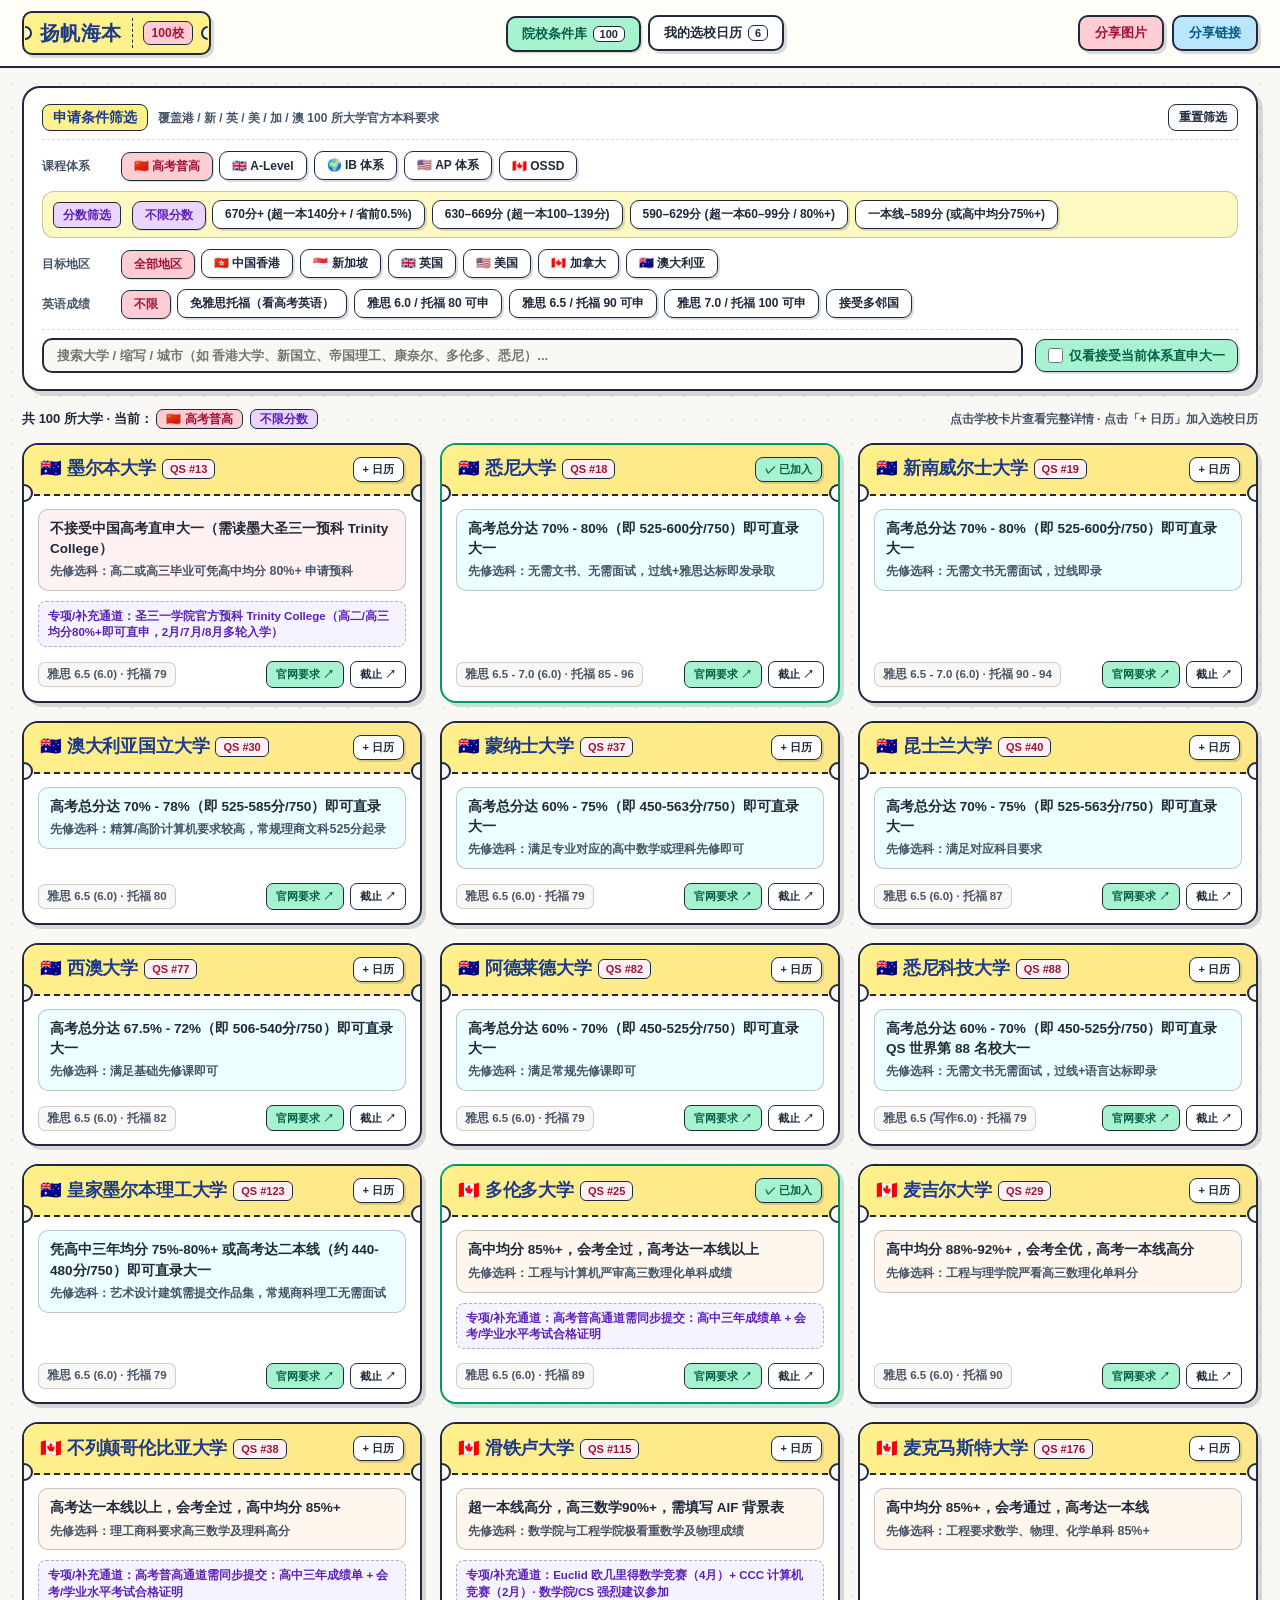
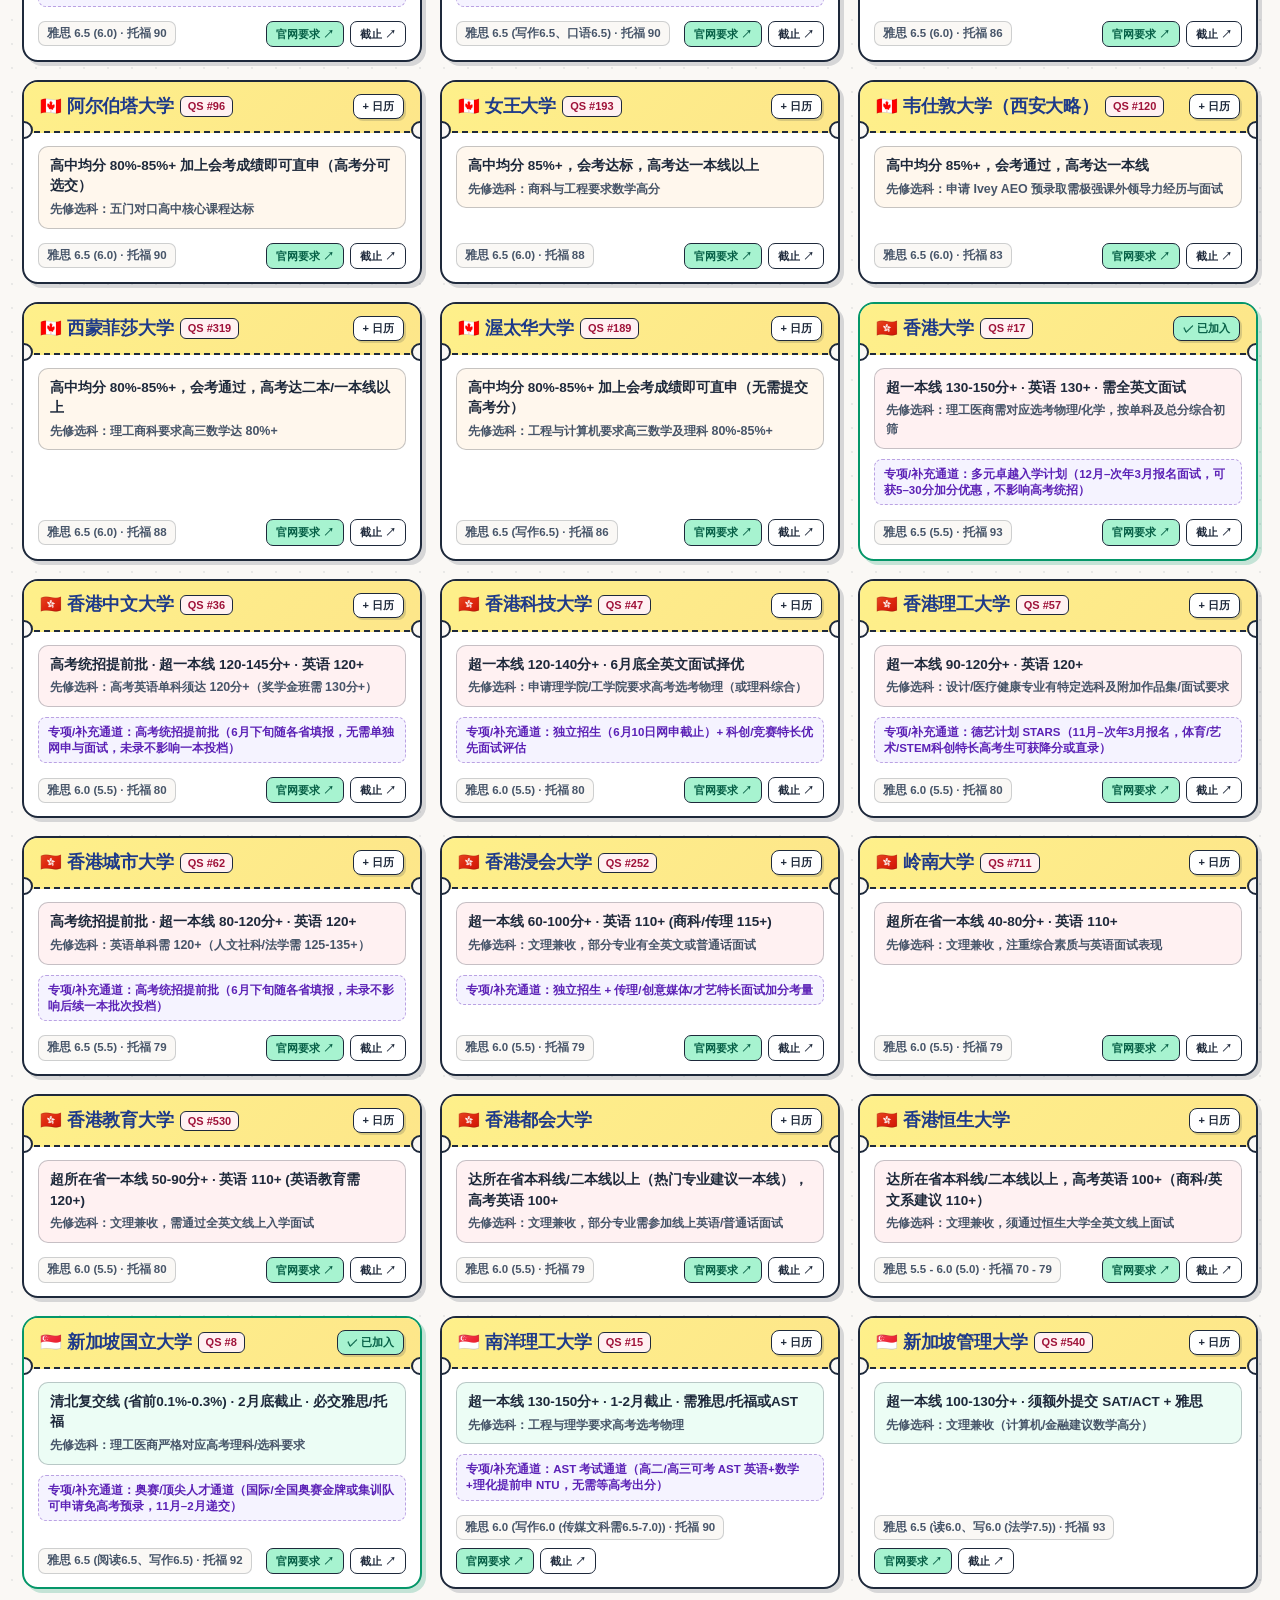
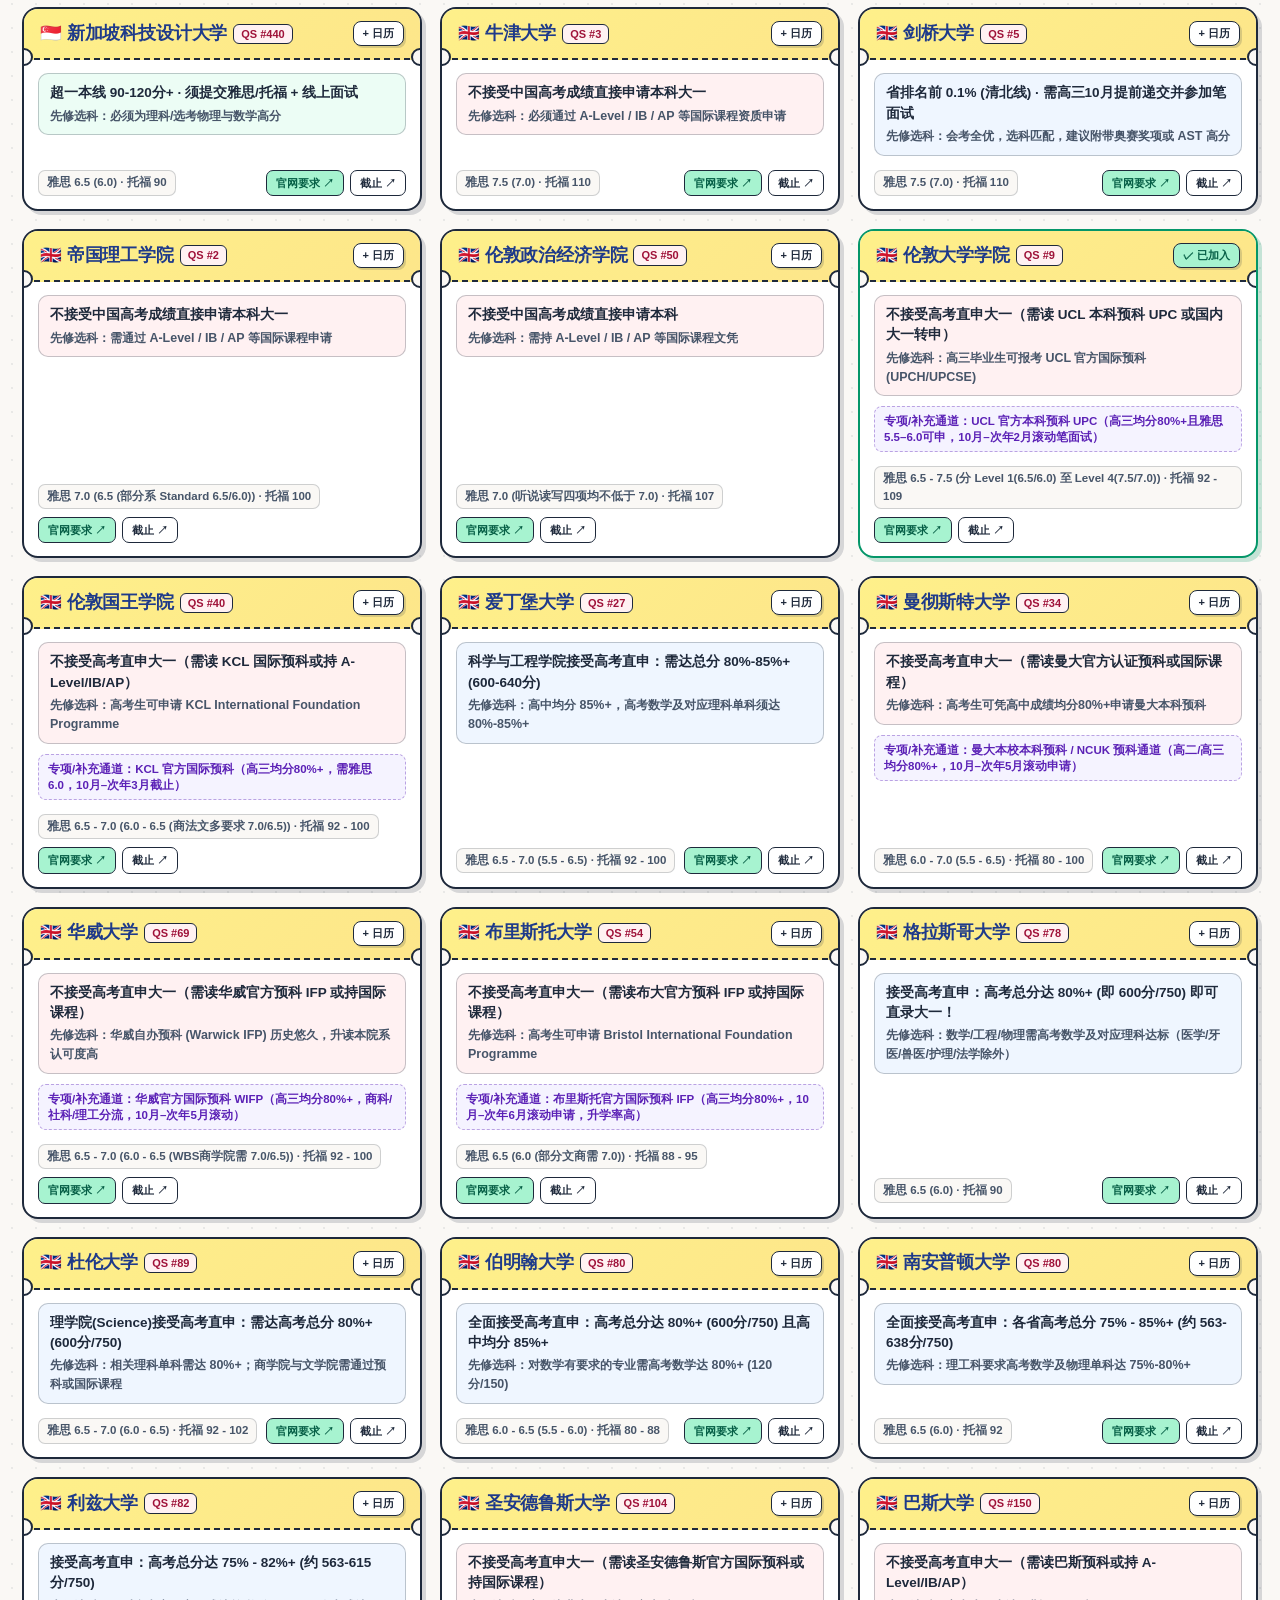
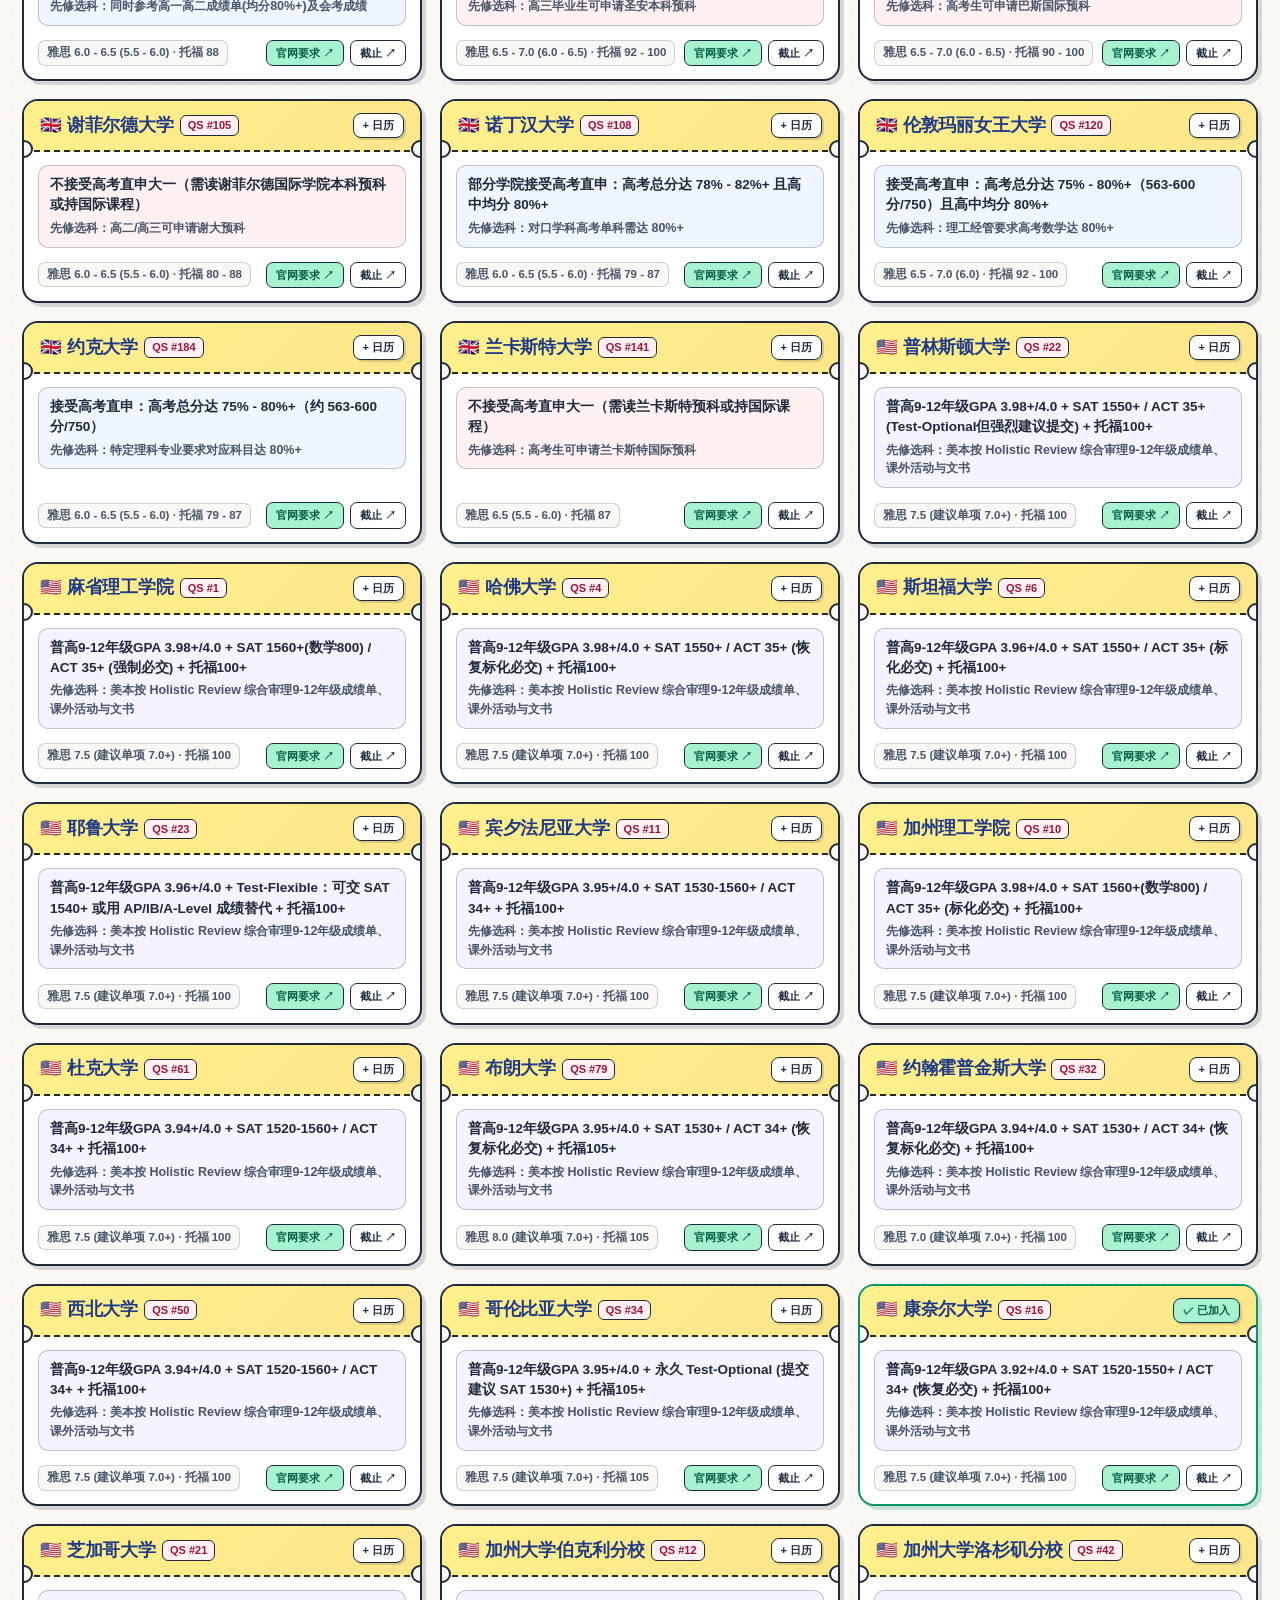
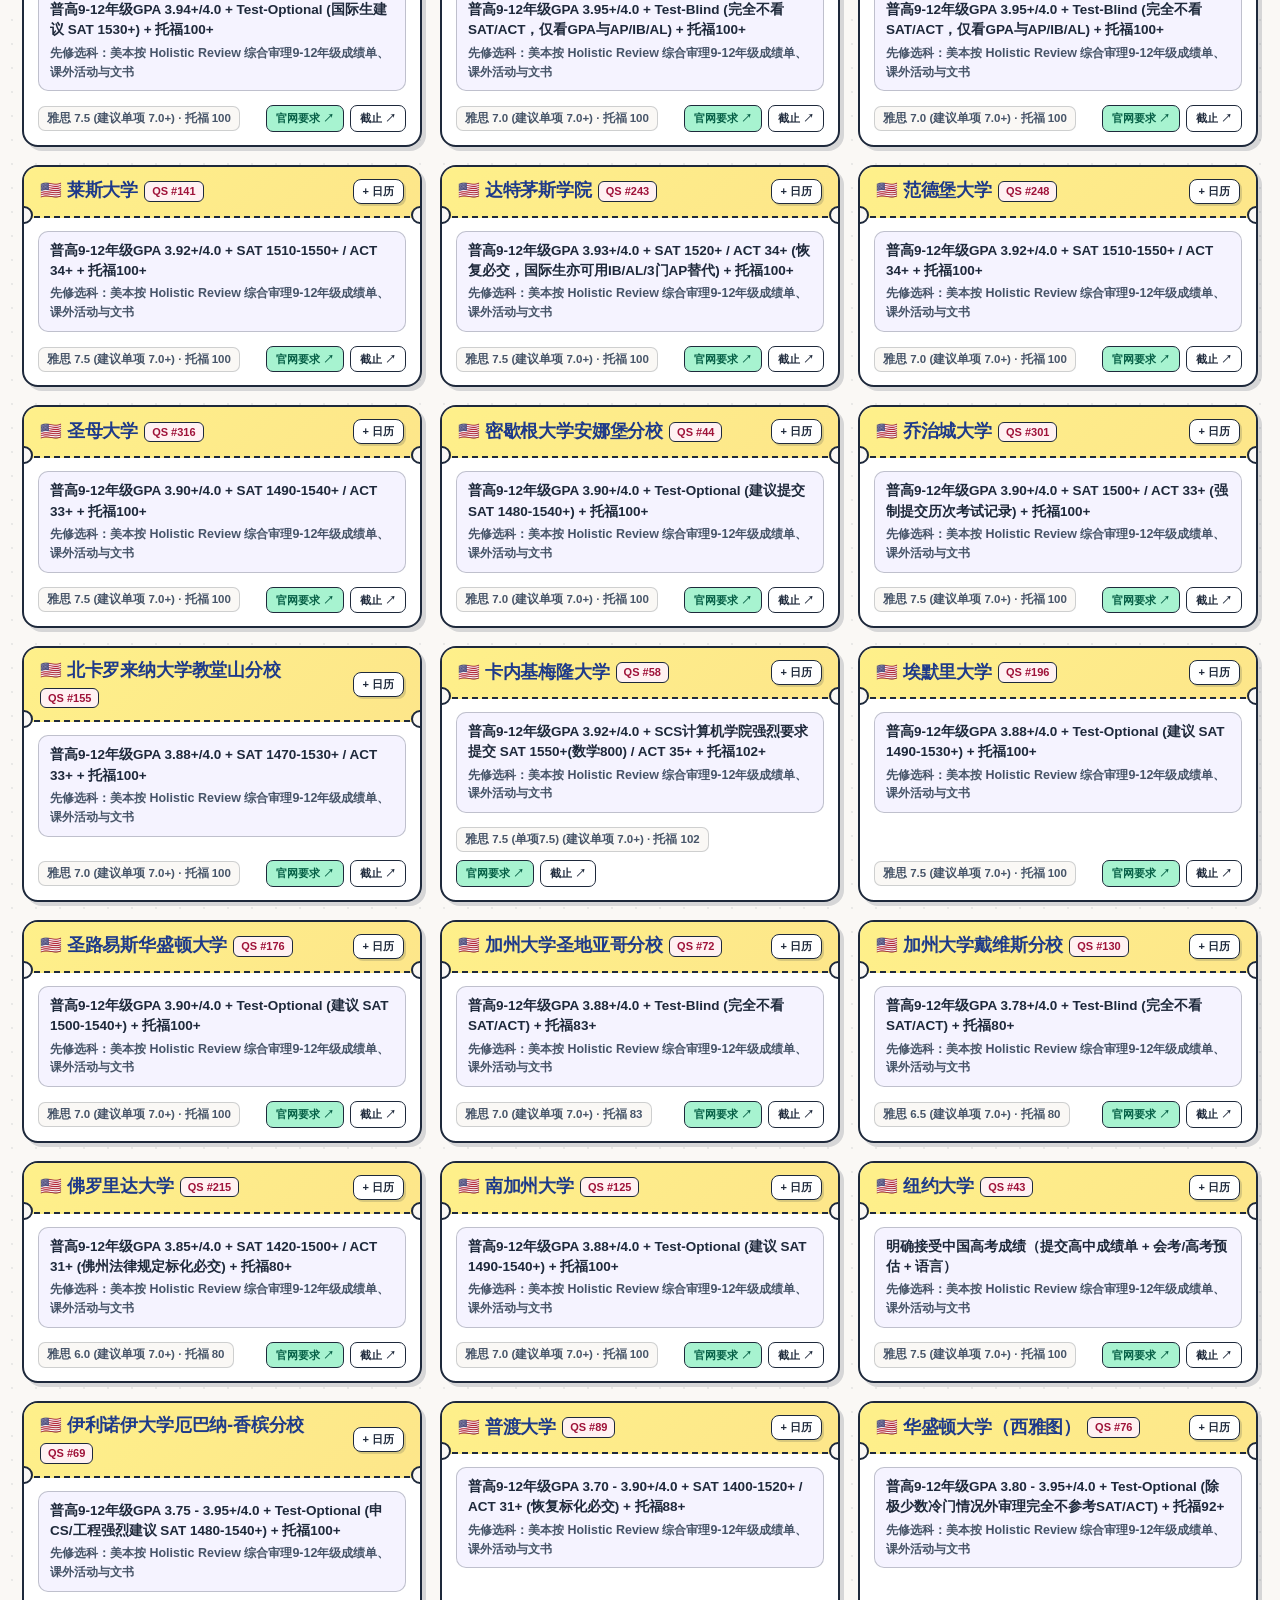
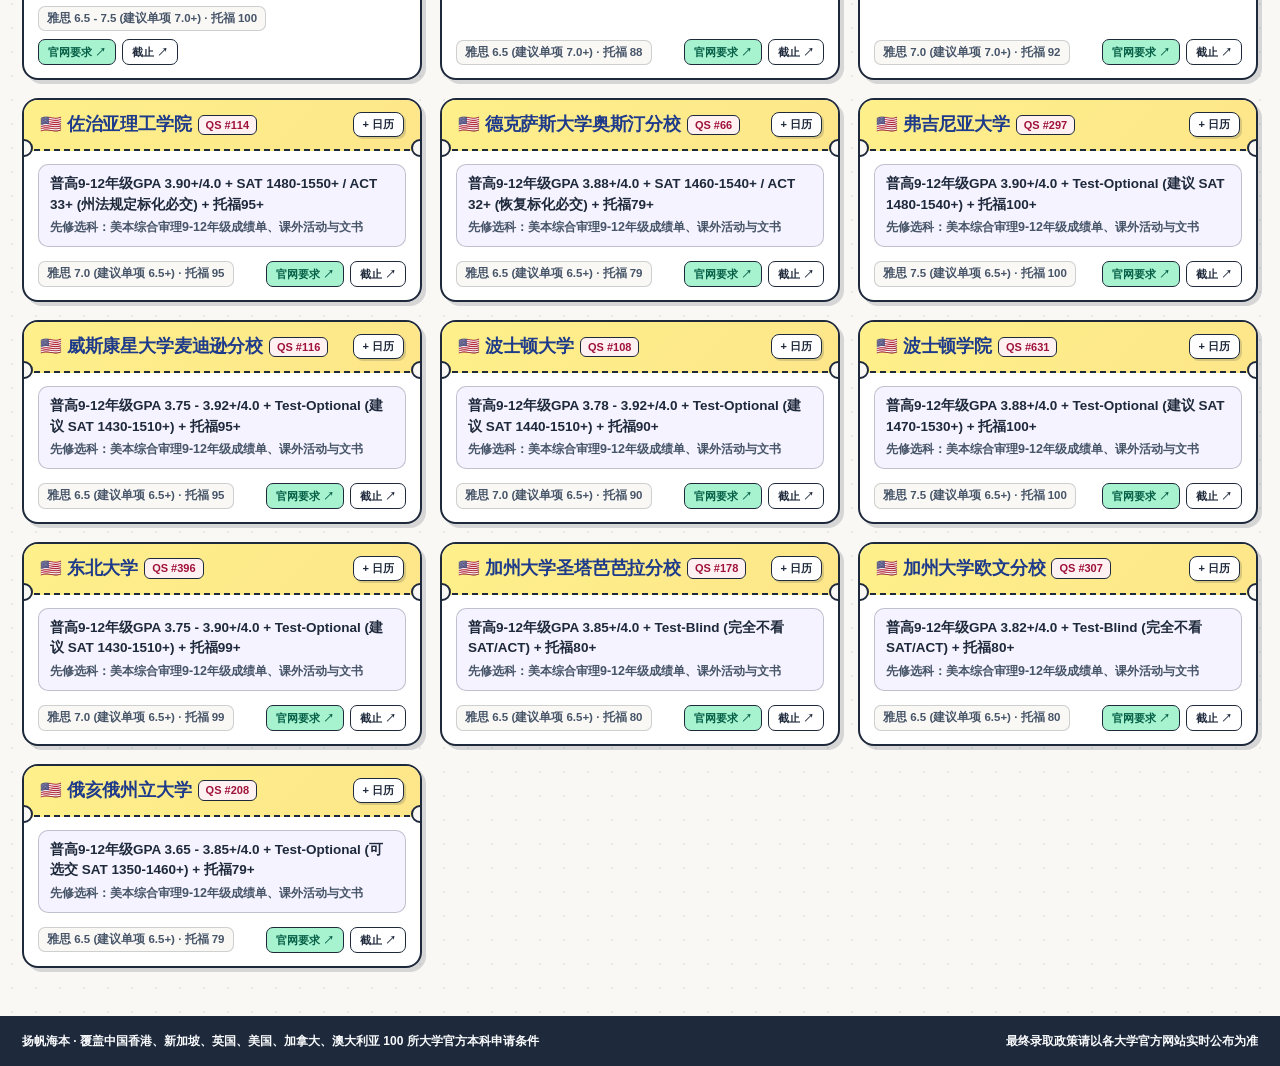
<file: index.html>
<!DOCTYPE html>
<html lang="zh-CN">
<head>
  <meta charset="UTF-8" />
  <meta name="viewport" content="width=device-width, initial-scale=1.0, maximum-scale=5.0, viewport-fit=cover" />
  <meta name="apple-mobile-web-app-capable" content="yes" />
  <meta name="mobile-web-app-capable" content="yes" />
  <meta name="apple-mobile-web-app-title" content="扬帆海本" />
  <title>扬帆海本 — 海外本科申请条件查询与选校日历</title>
  <link rel="stylesheet" href="./styles.css?v=20261118" />
</head>
<body>
  <header class="site-header">
    <div class="header-inner">
      <div id="brandHomeTrigger" class="brand-group" title="返回首页">
        <div class="brand-sticker">
          <span class="brand-title">扬帆海本</span>
          <span class="brand-count-pill" id="totalUniBadge">100校</span>
        </div>
      </div>

      <nav class="nav-segmented" aria-label="主导航">
        <button id="navBtnDirectory" class="nav-seg-btn active" type="button">
          <span>院校条件库</span>
          <span id="visibleCountNav" class="nav-count">100</span>
        </button>
        <button id="navBtnCalendar" class="nav-seg-btn" type="button">
          <span>我的选校日历</span>
          <span id="shortlistCountBadge" class="badge-count">0</span>
        </button>
      </nav>

      <div class="header-actions">
        <button id="btnShareImageTop" class="btn btn-poster" type="button">分享图片</button>
        <button id="btnShareLinkTop" class="btn btn-share-link" type="button">分享链接</button>
      </div>
    </div>
  </header>

  <main class="main-container">
    <!-- 柔和多巴胺筛选面板 -->
    <section id="globalFilterConsole" class="control-console" aria-label="筛选条件">
      <div class="console-header-row">
        <div class="console-title-group">
          <span class="console-section-title">申请条件筛选</span>
          <span class="console-update-badge">覆盖港 / 新 / 英 / 美 / 加 / 澳 100 所大学官方本科要求</span>
        </div>
        <button id="btnClearFilters" class="btn-clear-filters" type="button">重置筛选</button>
      </div>

      <!-- 第 1 栏：课程体系 -->
      <div class="console-row">
        <div class="console-label">课程体系</div>
        <div id="trackPillsContainer" class="pills-wrap">
          <button class="pill-btn active" data-track="gaokao" type="button">🇨🇳 高考普高</button>
          <button class="pill-btn" data-track="alevel" type="button">🇬🇧 A-Level</button>
          <button class="pill-btn" data-track="ib" type="button">🌍 IB 体系</button>
          <button class="pill-btn" data-track="ap" type="button">🇺🇸 AP 体系</button>
          <button class="pill-btn" data-track="ossd" type="button">🇨🇦 OSSD</button>
        </div>
      </div>

      <!-- 第 2 栏：分数筛选（随课程体系自动切换） -->
      <div class="console-row score-filter-row">
        <div class="console-label score-label-badge">分数筛选</div>
        <div id="scorePillsContainer" class="pills-wrap"></div>
      </div>

      <!-- 第 3 栏：目标地区 -->
      <div class="console-row">
        <div class="console-label">目标地区</div>
        <div id="regionPillsContainer" class="pills-wrap">
          <button class="pill-btn active" data-region="ALL" type="button">全部地区</button>
          <button class="pill-btn" data-region="HK" type="button">🇭🇰 中国香港</button>
          <button class="pill-btn" data-region="SG" type="button">🇸🇬 新加坡</button>
          <button class="pill-btn" data-region="UK" type="button">🇬🇧 英国</button>
          <button class="pill-btn" data-region="US" type="button">🇺🇸 美国</button>
          <button class="pill-btn" data-region="CA" type="button">🇨🇦 加拿大</button>
          <button class="pill-btn" data-region="AU" type="button">🇦🇺 澳大利亚</button>
        </div>
      </div>

      <!-- 第 4 栏：英语成绩 -->
      <div class="console-row">
        <div class="console-label">英语成绩</div>
        <div id="langPillsContainer" class="pills-wrap">
          <button class="pill-btn active" data-lang="ALL" type="button">不限</button>
          <button class="pill-btn" data-lang="GAOKAO_ENG" type="button">免雅思托福（看高考英语）</button>
          <button class="pill-btn" data-lang="IELTS_60" type="button">雅思 6.0 / 托福 80 可申</button>
          <button class="pill-btn" data-lang="IELTS_65" type="button">雅思 6.5 / 托福 90 可申</button>
          <button class="pill-btn" data-lang="IELTS_70" type="button">雅思 7.0 / 托福 100 可申</button>
          <button class="pill-btn" data-lang="DET" type="button">接受多邻国</button>
        </div>
      </div>

      <!-- 搜索与直录开关 -->
      <div class="filter-bar">
        <div class="search-box">
          <input
            id="searchInput"
            class="search-input"
            type="search"
            placeholder="搜索大学 / 缩写 / 城市（如 香港大学、新国立、帝国理工、康奈尔、多伦多、悉尼）..."
          />
        </div>

        <div class="filter-toggles">
          <label class="checkbox-label">
            <input id="chkAcceptedOnly" type="checkbox" />
            <span>仅看接受当前体系直申大一</span>
          </label>
        </div>
      </div>
    </section>

    <!-- 视图 1：院校条件库 -->
    <section id="directoryViewSection">
      <div class="status-summary-bar">
        <div>
          共 <strong id="visibleUniCount">100</strong> 所大学 · 当前：
          <span id="activeTrackLabel" class="active-track-indicator">🇨🇳 高考普高</span>
          <span id="activeScoreLabel" class="active-score-indicator">不限分数</span>
        </div>
        <div class="summary-hint">点击学校卡片查看完整详情 · 点击「+ 日历」加入选校日历</div>
      </div>

      <div id="uniCardsGrid" class="uni-grid"></div>
    </section>

    <!-- 视图 2：单校详情页 -->
    <section id="detailViewSection" class="detail-view-workspace hidden">
      <div id="detailPageContent"></div>
    </section>

    <!-- 视图 3：12个月完整选校日历 -->
    <section id="timelineViewSection" class="timeline-workspace hidden">
      <div class="calendar-sheet-container">
        <div class="calendar-header-banner">
          <div class="calendar-banner-top">
            <div>
              <div class="calendar-title-row">
                <h2 class="calendar-main-title">2026–2027 申请季选校日历</h2>
                <span id="calendarTrackPill" class="calendar-track-tag">🇨🇳 高考普高</span>
              </div>
              <p class="calendar-sub-desc">
                涵盖当年 8 月至次年 7 月完整申请周期，点击学校标签可查看详情，点击右上角可导出日历图片。
              </p>
            </div>

            <div class="calendar-actions-group no-print">
              <button id="btnShareImageMain" class="btn btn-poster" type="button">分享图片</button>
              <button id="btnLoadSamplePreset" class="btn btn-subtle-light" type="button">载入示范组合</button>
              <button id="btnClearShortlist" class="btn btn-subtle-danger" type="button">清空日历</button>
            </div>
          </div>

          <div id="shortlistChipsContainer" class="shortlist-pills-row"></div>
        </div>

        <div id="calendarMonthsGrid" class="calendar-months-grid"></div>

        <div id="conflictAlertsContainer" class="conflict-alerts-box">
          <div class="conflict-title">跨国联申时间与策略提示</div>
          <ul id="conflictAlertsList" class="conflict-list"></ul>
        </div>
      </div>
    </section>
  </main>

  <footer class="site-footer">
    <div class="footer-inner">
      <span>扬帆海本 · 覆盖中国香港、新加坡、英国、美国、加拿大、澳大利亚 100 所大学官方本科申请条件</span>
      <span>最终录取政策请以各大学官方网站实时公布为准</span>
    </div>
  </footer>

  <!-- 通用弹窗（用于「分享图片」或「分享链接」） -->
  <div id="detailModalBackdrop" class="modal-backdrop hidden" role="dialog" aria-modal="true">
    <div class="modal-content">
      <div class="modal-header">
        <h2 id="modalTitle" class="modal-title-text">分享图片</h2>
        <button id="btnCloseModal" class="modal-close" type="button">关闭 ✕</button>
      </div>
      <div id="modalBody"></div>
    </div>
  </div>

  <div id="toastNotification" class="toast-notification hidden"></div>

  <script src="./universities-data.js?v=20261118"></script>
  <script src="./qr-mini.js?v=20261118"></script>
  <script src="./app.js?v=20261118"></script>
</body>
</html>
</file>
<file: styles.css>
:root {
  --bg-canvas: #FAF8F5;
  --ink: #1E293B;
  --ink-secondary: #475569;
  --soft-yellow: #FEF08A;
  --soft-yellow-warm: #FDE68A;
  --soft-yellow-tint: #FEF9C3;
  --indigo-clash: #1E3A8A;
  --soft-pink: #FECDD3;
  --pink-ink: #9F1239;
  --soft-mint: #A7F3D0;
  --mint-ink: #065F46;
  --soft-sky: #BAE6FD;
  --sky-ink: #075985;
  --soft-lavender: #E9D5FF;
  --lavender-ink: #5B21B6;
  --card-bg: #FFFFFF;
  --shadow-color: rgba(30, 41, 59, 0.16);
  --shadow-hover: rgba(30, 41, 59, 0.25);
}

* {
  box-sizing: border-box;
  margin: 0;
  padding: 0;
}

body {
  background-color: var(--bg-canvas);
  background-image: radial-gradient(rgba(30, 41, 59, 0.08) 1px, transparent 1px);
  background-size: 24px 24px;
  color: var(--ink);
  font-family: -apple-system, BlinkMacSystemFont, "PingFang SC", "Hiragino Sans GB", "Microsoft YaHei", sans-serif;
  line-height: 1.5;
  min-height: 100vh;
  display: flex;
  flex-direction: column;
  -webkit-font-smoothing: antialiased;
}

.hidden {
  display: none !important;
}

/* ==========================================
   顶部柔和多巴胺导航栏（舒适耐看）
========================================== */
.site-header {
  background: rgba(255, 253, 247, 0.94);
  backdrop-filter: blur(12px);
  border-bottom: 2px solid var(--ink);
  position: sticky;
  top: 0;
  z-index: 120;
}

.header-inner {
  max-width: 1360px;
  margin: 0 auto;
  padding: 11px 22px;
  display: flex;
  justify-content: space-between;
  align-items: center;
  gap: 14px;
  flex-wrap: wrap;
}

.brand-group {
  cursor: pointer;
  user-select: none;
}

.brand-sticker {
  position: relative;
  background: var(--soft-yellow);
  border: 2px solid var(--ink);
  box-shadow: 3px 3px 0 var(--shadow-color);
  padding: 5px 16px;
  border-radius: 10px;
  display: inline-flex;
  align-items: center;
  gap: 10px;
  transition: transform 0.14s ease, box-shadow 0.14s ease;
}

/* 顶部品牌船票左右半圆打孔缺口 */
.brand-sticker::before,
.brand-sticker::after {
  content: "";
  position: absolute;
  top: 50%;
  width: 10px;
  height: 10px;
  background: #FFFDF7;
  border: 2px solid var(--ink);
  border-radius: 50%;
  transform: translateY(-50%);
  pointer-events: none;
}

.brand-sticker::before {
  left: -6px;
  clip-path: polygon(50% 0, 100% 0, 100% 100%, 50% 100%);
}

.brand-sticker::after {
  right: -6px;
  clip-path: polygon(0 0, 50% 0, 50% 100%, 0 100%);
}

.brand-sticker:hover {
  transform: translate(-1.5px, -1.5px);
  box-shadow: 4.5px 4.5px 0 var(--shadow-hover);
}

.brand-title {
  font-size: 20px;
  font-weight: 900;
  color: var(--indigo-clash);
  letter-spacing: 0.02em;
  padding-right: 10px;
  border-right: 1.5px dashed var(--ink);
}

.brand-count-pill {
  background: var(--soft-pink);
  color: var(--pink-ink);
  font-size: 12px;
  font-weight: 800;
  padding: 2px 8px;
  border-radius: 7px;
  border: 1.5px solid var(--ink);
}

/* 主视图切换器 */
.nav-segmented {
  display: inline-flex;
  gap: 8px;
}

.nav-seg-btn {
  cursor: pointer;
  border: 2px solid var(--ink);
  background: #FFFFFF;
  color: var(--ink);
  font-size: 13px;
  font-weight: 800;
  padding: 7px 14px;
  border-radius: 10px;
  box-shadow: 3px 3px 0 var(--shadow-color);
  display: inline-flex;
  align-items: center;
  gap: 6px;
  transition: transform 0.12s ease, box-shadow 0.12s ease, background 0.12s ease;
}

.nav-seg-btn:hover {
  transform: translate(-1.5px, -1.5px);
  box-shadow: 4.5px 4.5px 0 var(--shadow-hover);
}

.nav-seg-btn.active {
  background: var(--soft-mint);
  color: var(--mint-ink);
  transform: translate(1px, 1px);
  box-shadow: 1.5px 1.5px 0 var(--shadow-color);
}

.nav-count,
.badge-count {
  font-size: 11px;
  font-weight: 800;
  padding: 1px 6px;
  border-radius: 6px;
  border: 1.5px solid var(--ink);
  background: #FFFFFF;
  color: var(--ink);
}

.header-actions {
  display: flex;
  align-items: center;
  gap: 8px;
  flex-wrap: wrap;
}

.btn {
  cursor: pointer;
  border: 2px solid var(--ink);
  font-size: 13px;
  font-weight: 800;
  padding: 7px 15px;
  border-radius: 10px;
  box-shadow: 3px 3px 0 var(--shadow-color);
  transition: transform 0.12s ease, box-shadow 0.12s ease;
  text-decoration: none;
  display: inline-flex;
  align-items: center;
  justify-content: center;
  gap: 5px;
}

.btn:hover {
  transform: translate(-1.5px, -1.5px);
  box-shadow: 4.5px 4.5px 0 var(--shadow-hover);
}

.btn:active {
  transform: translate(1px, 1px);
  box-shadow: 1.5px 1.5px 0 var(--shadow-color);
}

.btn-poster {
  background: var(--soft-pink);
  color: var(--pink-ink);
}

.btn-share-link {
  background: var(--soft-sky);
  color: var(--sky-ink);
}

.btn-subtle-light {
  background: #FFFFFF;
  color: var(--ink);
}

.btn-subtle-danger {
  background: #FFE4E6;
  color: #BE123C;
}

/* ==========================================
   主容器与柔和多巴胺筛选面板
========================================== */
.main-container {
  max-width: 1360px;
  width: 100%;
  margin: 0 auto;
  padding: 18px 22px 48px;
  flex: 1;
}

.control-console {
  background: #FFFFFF;
  border: 2px solid var(--ink);
  border-radius: 18px;
  box-shadow: 5px 5px 0 var(--shadow-color);
  padding: 16px 18px;
  margin-bottom: 18px;
  display: flex;
  flex-direction: column;
  gap: 11px;
}

.console-header-row {
  display: flex;
  justify-content: space-between;
  align-items: center;
  padding-bottom: 8px;
  border-bottom: 1.5px dashed rgba(30, 41, 59, 0.16);
  flex-wrap: wrap;
  gap: 8px;
}

.console-title-group {
  display: flex;
  align-items: center;
  gap: 10px;
  flex-wrap: wrap;
}

.console-section-title {
  font-size: 14px;
  font-weight: 900;
  background: var(--soft-yellow);
  color: var(--indigo-clash);
  border: 1.5px solid var(--ink);
  padding: 2px 10px;
  border-radius: 8px;
}

.console-update-badge {
  font-size: 12px;
  font-weight: 700;
  color: var(--ink-secondary);
}

.btn-clear-filters {
  cursor: pointer;
  border: 1.5px solid var(--ink);
  background: #F8FAFC;
  color: var(--ink);
  font-size: 12px;
  font-weight: 800;
  padding: 4px 10px;
  border-radius: 8px;
}

.console-row {
  display: flex;
  align-items: flex-start;
  gap: 10px;
}

@media (max-width: 720px) {
  .console-row {
    flex-direction: column;
    gap: 6px;
  }
}

.console-label {
  font-size: 12px;
  font-weight: 800;
  color: var(--ink-secondary);
  min-width: 68px;
  padding-top: 6px;
}

/* 分数筛选行（柔和淡奶油底色） */
.score-filter-row {
  background: var(--soft-yellow-tint);
  border: 1.5px solid rgba(30, 41, 59, 0.25);
  border-radius: 12px;
  padding: 8px 10px;
}

.score-label-badge {
  background: var(--soft-lavender);
  color: var(--lavender-ink);
  border: 1.5px solid var(--ink);
  padding: 3px 8px !important;
  border-radius: 6px;
  text-align: center;
  min-width: 68px;
  align-self: center;
}

.pills-wrap {
  display: flex;
  flex-wrap: wrap;
  gap: 7px;
  flex: 1;
}

.pill-btn {
  cursor: pointer;
  border: 1.5px solid var(--ink);
  background: #FFFFFF;
  color: var(--ink);
  font-size: 12px;
  font-weight: 800;
  padding: 5px 12px;
  border-radius: 9px;
  box-shadow: 2px 2px 0 var(--shadow-color);
  transition: transform 0.12s ease, box-shadow 0.12s ease, background 0.12s ease;
}

.pill-btn:hover {
  transform: translate(-1px, -1px);
  box-shadow: 3px 3px 0 var(--shadow-hover);
}

.pill-btn.active {
  background: var(--soft-pink);
  color: var(--pink-ink);
  transform: translate(1px, 1px);
  box-shadow: 1px 1px 0 var(--shadow-color);
}

.score-filter-row .pill-btn.active {
  background: var(--soft-lavender);
  color: var(--lavender-ink);
}

.filter-bar {
  display: flex;
  justify-content: space-between;
  align-items: center;
  gap: 12px;
  padding-top: 8px;
  border-top: 1.5px dashed rgba(30, 41, 59, 0.16);
  flex-wrap: wrap;
}

.search-box {
  flex: 1;
  min-width: 240px;
}

.search-input {
  width: 100%;
  border: 2px solid var(--ink);
  background: var(--bg-canvas);
  color: var(--ink);
  padding: 8px 13px;
  border-radius: 10px;
  font-size: 13px;
  font-weight: 700;
  outline: none;
}

.search-input:focus {
  background: #FFFFFF;
  border-color: var(--indigo-clash);
}

.checkbox-label {
  cursor: pointer;
  display: inline-flex;
  align-items: center;
  gap: 6px;
  font-size: 13px;
  font-weight: 800;
  background: var(--soft-mint);
  color: var(--mint-ink);
  border: 1.5px solid var(--ink);
  padding: 6px 12px;
  border-radius: 10px;
  box-shadow: 2px 2px 0 var(--shadow-color);
  user-select: none;
}

.checkbox-label input {
  width: 15px;
  height: 15px;
  accent-color: var(--indigo-clash);
}

/* ==========================================
   状态摘要与柔和多巴胺学校卡片网格
========================================== */
.status-summary-bar {
  display: flex;
  justify-content: space-between;
  align-items: center;
  margin-bottom: 14px;
  font-size: 13px;
  font-weight: 800;
  flex-wrap: wrap;
  gap: 8px;
}

.active-track-indicator {
  background: var(--soft-pink);
  color: var(--pink-ink);
  padding: 2px 9px;
  border-radius: 7px;
  border: 1.5px solid var(--ink);
  font-size: 12px;
  font-weight: 800;
}

.active-score-indicator {
  background: var(--soft-lavender);
  color: var(--lavender-ink);
  padding: 2px 9px;
  border-radius: 7px;
  border: 1.5px solid var(--ink);
  font-size: 12px;
  font-weight: 800;
  margin-left: 4px;
}

.summary-hint {
  font-size: 12px;
  color: var(--ink-secondary);
}

.uni-grid {
  display: grid;
  grid-template-columns: repeat(auto-fill, minmax(310px, 1fr));
  gap: 18px;
}

/* 学校卡片：核心船票造型（顶部主票头 + 两侧半圆打孔缺口 + 撕裂虚线 + 保留悬浮抬升效果） */
.uni-card {
  position: relative;
  background: #FFFFFF;
  border: 2px solid var(--ink);
  border-radius: 16px;
  box-shadow: 4px 4px 0 var(--shadow-color);
  overflow: hidden;
  display: flex;
  flex-direction: column;
  cursor: pointer;
  transition: transform 0.16s cubic-bezier(0.16, 1, 0.3, 1), box-shadow 0.16s ease;
}

.uni-card:hover {
  transform: translate(-3.5px, -3.5px);
  box-shadow: 8px 8px 0 var(--shadow-hover);
}

.uni-card.in-shortlist {
  border-color: #059669;
  box-shadow: 4px 4px 0 rgba(5, 150, 105, 0.22);
}

/* 1. 柔和奶酪黄船票顶栏 + 齿孔虚线分割 + 两侧船票半圆缺口 */
.card-top-row {
  position: relative;
  background: linear-gradient(135deg, var(--soft-yellow) 0%, var(--soft-yellow-warm) 100%);
  border-bottom: 2px dashed var(--ink);
  padding: 12px 16px;
  display: flex;
  justify-content: space-between;
  align-items: center;
  gap: 8px;
}

.card-top-row::before,
.card-top-row::after {
  content: "";
  position: absolute;
  bottom: -8px;
  width: 14px;
  height: 14px;
  background: var(--bg-canvas);
  border: 2px solid var(--ink);
  border-radius: 50%;
  z-index: 2;
  pointer-events: none;
}

.card-top-row::before {
  left: -9px;
}

.card-top-row::after {
  right: -9px;
}

.uni-name-wrap {
  display: flex;
  align-items: center;
  gap: 6px;
  flex-wrap: wrap;
  min-width: 0;
}

.uni-name-zh {
  font-size: 17.5px;
  font-weight: 900;
  color: var(--indigo-clash);
  letter-spacing: -0.01em;
  display: inline-flex;
  align-items: center;
  gap: 5px;
  line-height: 1.25;
}

.uni-rank-sticker {
  font-size: 11px;
  font-weight: 800;
  background: #FFF1F2;
  color: var(--pink-ink);
  border: 1.5px solid var(--ink);
  padding: 1px 7px;
  border-radius: 6px;
  white-space: nowrap;
}

.btn-shortlist-mini {
  cursor: pointer;
  border: 1.5px solid var(--ink);
  background: #FFFFFF;
  color: var(--ink);
  font-size: 11px;
  font-weight: 800;
  padding: 4px 9px;
  border-radius: 8px;
  box-shadow: 2px 2px 0 var(--shadow-color);
  white-space: nowrap;
  flex-shrink: 0;
  transition: transform 0.12s;
}

.btn-shortlist-mini:hover {
  transform: translate(-1px, -1px);
}

.btn-shortlist-mini.added {
  background: var(--soft-mint);
  color: var(--mint-ink);
}

/* 2. 卡片内容区 */
.card-body-inner {
  padding: 13px 14px;
  display: flex;
  flex-direction: column;
  gap: 10px;
  flex: 1;
}

.card-req-line {
  background: #F0F9FF;
  border: 1.5px solid rgba(30, 41, 59, 0.25);
  border-radius: 10px;
  padding: 9px 11px;
  font-size: 13.5px;
}

.card-req-line.not-accepted {
  background: #FFF1F2;
}

.card-special-channel {
  font-size: 11.5px;
  font-weight: 700;
  color: #5B21B6;
  background: #F5F3FF;
  border: 1.5px dashed rgba(91, 33, 182, 0.38);
  border-radius: 8px;
  padding: 6px 9px;
  line-height: 1.4;
}

.detail-special-channel-box {
  margin-top: 10px;
  font-size: 13px;
  font-weight: 700;
  color: #5B21B6;
  background: #F5F3FF;
  border: 1.5px solid rgba(91, 33, 182, 0.45);
  border-radius: 10px;
  padding: 10px 13px;
}

.card-bottom-row {
  display: flex;
  justify-content: space-between;
  align-items: center;
  gap: 8px;
  margin-top: auto;
  padding-top: 4px;
  flex-wrap: wrap;
}

.card-lang-text {
  font-size: 11.5px;
  font-weight: 700;
  color: var(--ink-secondary);
  background: var(--bg-canvas);
  border: 1.5px solid rgba(30, 41, 59, 0.2);
  padding: 3px 8px;
  border-radius: 7px;
}

.card-links-group {
  display: flex;
  gap: 6px;
}

.card-direct-link {
  text-decoration: none;
  font-size: 11px;
  font-weight: 800;
  padding: 4px 9px;
  border-radius: 7px;
  border: 1.5px solid var(--ink);
  background: var(--soft-mint);
  color: var(--mint-ink);
  transition: transform 0.12s, background 0.12s;
}

.card-direct-link:hover {
  transform: translate(-1px, -1px);
  background: var(--soft-yellow);
  color: var(--indigo-clash);
}

.card-direct-link.sec {
  background: #FFFFFF;
  color: var(--ink);
}

/* ==========================================
   原版 12 个月完整选校日历（柔和多巴胺版）
========================================== */
.calendar-sheet-container {
  background: #FFFFFF;
  border: 2px solid var(--ink);
  border-radius: 20px;
  box-shadow: 5px 5px 0 var(--shadow-color);
  padding: 20px;
}

.calendar-header-banner {
  position: relative;
  background: var(--soft-yellow-tint);
  border: 2px solid var(--ink);
  border-radius: 14px;
  padding: 16px 20px;
  margin-bottom: 18px;
  overflow: hidden;
}

.calendar-header-banner::before,
.calendar-header-banner::after {
  content: "";
  position: absolute;
  top: 58%;
  width: 16px;
  height: 16px;
  background: #FFFFFF;
  border: 2px solid var(--ink);
  border-radius: 50%;
  pointer-events: none;
}

.calendar-header-banner::before {
  left: -10px;
}

.calendar-header-banner::after {
  right: -10px;
}

.calendar-banner-top {
  display: flex;
  justify-content: space-between;
  align-items: flex-start;
  gap: 14px;
  flex-wrap: wrap;
  margin-bottom: 12px;
}

.calendar-title-row {
  display: flex;
  align-items: center;
  gap: 10px;
  flex-wrap: wrap;
}

.calendar-main-title {
  font-size: 19px;
  font-weight: 900;
  color: var(--indigo-clash);
}

.calendar-track-tag {
  background: var(--soft-pink);
  color: var(--pink-ink);
  font-size: 12px;
  font-weight: 800;
  padding: 3px 10px;
  border-radius: 8px;
  border: 1.5px solid var(--ink);
}

.calendar-sub-desc {
  font-size: 12px;
  font-weight: 700;
  color: var(--ink-secondary);
  margin-top: 4px;
}

.calendar-actions-group {
  display: flex;
  gap: 8px;
  flex-wrap: wrap;
}

.shortlist-pills-row {
  display: flex;
  flex-wrap: wrap;
  gap: 8px;
  padding-top: 10px;
  border-top: 1.5px dashed rgba(30, 41, 59, 0.2);
}

.shortlist-chip {
  cursor: pointer;
  display: inline-flex;
  align-items: center;
  gap: 6px;
  padding: 4px 10px;
  border-radius: 8px;
  border: 1.5px solid var(--ink);
  font-size: 12px;
  font-weight: 800;
  transition: transform 0.12s;
}

.shortlist-chip:hover {
  transform: translate(-1px, -1px);
}

.chip-remove {
  cursor: pointer;
  border: none;
  background: transparent;
  font-size: 14px;
  font-weight: 900;
  color: inherit;
  line-height: 1;
}

/* 12个月完整网格（模仿原版，4列×3行，全月保留） */
.calendar-months-grid {
  display: grid;
  grid-template-columns: repeat(4, 1fr);
  gap: 14px;
  margin-bottom: 18px;
}

@media (max-width: 1100px) {
  .calendar-months-grid {
    grid-template-columns: repeat(3, 1fr);
  }
}

@media (max-width: 820px) {
  .calendar-months-grid {
    grid-template-columns: repeat(2, 1fr);
  }
}

@media (max-width: 540px) {
  .calendar-months-grid {
    grid-template-columns: 1fr;
  }
}

.cal-month-cell {
  background: var(--bg-canvas);
  border: 2px solid var(--ink);
  border-radius: 14px;
  box-shadow: 3px 3px 0 var(--shadow-color);
  min-height: 175px;
  display: flex;
  flex-direction: column;
  overflow: hidden;
}

.cal-month-cell.has-events {
  background: #FFFFFF;
}

.cal-month-top {
  background: #F1F5F9;
  border-bottom: 1.5px solid var(--ink);
  padding: 8px 12px;
  display: flex;
  justify-content: space-between;
  align-items: center;
}

.cal-month-cell.has-events .cal-month-top {
  background: var(--soft-yellow);
}

.cal-month-title {
  font-size: 15px;
  font-weight: 900;
  color: var(--indigo-clash);
  display: flex;
  align-items: baseline;
  gap: 5px;
}

.cal-month-en {
  font-size: 11px;
  font-weight: 800;
  color: var(--ink-secondary);
}

.cal-month-phase {
  font-size: 11px;
  font-weight: 800;
  background: #FFFFFF;
  border: 1px solid rgba(30, 41, 59, 0.35);
  padding: 1px 6px;
  border-radius: 5px;
}

.cal-month-events {
  padding: 10px;
  display: flex;
  flex-direction: column;
  gap: 7px;
  flex: 1;
}

.cal-event-pill {
  cursor: pointer;
  border: 1.5px solid rgba(30, 41, 59, 0.3);
  border-radius: 9px;
  padding: 6px 9px;
  display: flex;
  justify-content: space-between;
  align-items: center;
  gap: 6px;
  transition: transform 0.12s;
}

.cal-event-pill:hover {
  transform: translate(-1.5px, -1.5px);
}

.cal-event-school-name {
  font-size: 12px;
  font-weight: 800;
}

.cal-event-round-name {
  font-size: 11px;
  font-weight: 600;
  opacity: 0.9;
}

.cal-event-date-tag {
  font-size: 11px;
  font-weight: 800;
  background: rgba(255, 255, 255, 0.85);
  border: 1px solid rgba(30, 41, 59, 0.25);
  padding: 1px 5px;
  border-radius: 5px;
  white-space: nowrap;
}

.cal-empty-note {
  margin: auto;
  font-size: 12px;
  font-weight: 700;
  color: #94A3B8;
}

.conflict-alerts-box {
  background: var(--soft-yellow-tint);
  border: 1.5px solid var(--ink);
  border-radius: 12px;
  padding: 14px 18px;
}

.conflict-title {
  font-size: 14px;
  font-weight: 900;
  color: var(--indigo-clash);
  margin-bottom: 6px;
}

.conflict-list {
  padding-left: 18px;
  font-size: 12.5px;
  font-weight: 700;
  display: flex;
  flex-direction: column;
  gap: 4px;
}

/* ==========================================
   单校完整详情页
========================================== */
.detail-unified-sheet {
  background: #FFFFFF;
  border: 2px solid var(--ink);
  border-radius: 20px;
  box-shadow: 5px 5px 0 var(--shadow-color);
  padding: 22px;
}

.detail-top-bar {
  display: flex;
  justify-content: space-between;
  align-items: center;
  margin-bottom: 16px;
  flex-wrap: wrap;
  gap: 10px;
}

.btn-back {
  cursor: pointer;
  border: 2px solid var(--ink);
  background: #FFFFFF;
  color: var(--ink);
  font-size: 13px;
  font-weight: 800;
  padding: 7px 14px;
  border-radius: 10px;
  box-shadow: 3px 3px 0 var(--shadow-color);
}

.detail-hero-section {
  background: linear-gradient(135deg, var(--soft-yellow) 0%, var(--soft-yellow-warm) 100%);
  border: 2px solid var(--ink);
  border-radius: 16px;
  padding: 18px 20px;
  margin-bottom: 18px;
}

.detail-title-zh {
  font-size: 25px;
  font-weight: 900;
  color: var(--indigo-clash);
}

.detail-title-en {
  font-size: 13px;
  font-weight: 700;
  color: var(--ink-secondary);
  margin-top: 2px;
}

.detail-intro-text {
  font-size: 13.5px;
  font-weight: 600;
  margin-top: 8px;
  background: rgba(255, 255, 255, 0.85);
  border: 1.5px solid var(--ink);
  padding: 8px 12px;
  border-radius: 10px;
}

.detail-meta-strip {
  display: flex;
  flex-wrap: wrap;
  gap: 8px;
  margin-top: 10px;
  font-size: 12px;
  font-weight: 700;
}

.detail-meta-strip span {
  background: #FFFFFF;
  border: 1px solid rgba(30, 41, 59, 0.3);
  padding: 3px 8px;
  border-radius: 6px;
}

.detail-block {
  margin-bottom: 18px;
}

.detail-block-title {
  font-size: 14px;
  font-weight: 900;
  margin-bottom: 10px;
  display: inline-block;
  background: var(--soft-mint);
  color: var(--mint-ink);
  border: 1.5px solid var(--ink);
  padding: 3px 10px;
  border-radius: 8px;
}

.detail-links-row {
  display: grid;
  grid-template-columns: repeat(auto-fit, minmax(200px, 1fr));
  gap: 10px;
}

.detail-link-box {
  text-decoration: none;
  background: var(--soft-yellow-tint);
  color: var(--indigo-clash);
  border: 2px solid var(--ink);
  border-radius: 10px;
  padding: 10px 14px;
  font-size: 13px;
  font-weight: 800;
  box-shadow: 3px 3px 0 var(--shadow-color);
  display: flex;
  justify-content: space-between;
  align-items: center;
  transition: transform 0.12s;
}

.detail-link-box:hover {
  transform: translate(-1.5px, -1.5px);
  background: var(--soft-yellow);
}

.detail-info-grid {
  display: grid;
  grid-template-columns: repeat(auto-fit, minmax(240px, 1fr));
  gap: 10px;
  margin-top: 10px;
}

.detail-info-item {
  background: var(--bg-canvas);
  border: 1.5px solid rgba(30, 41, 59, 0.25);
  border-radius: 10px;
  padding: 10px 12px;
  display: flex;
  flex-direction: column;
  gap: 4px;
  font-size: 12.5px;
}

.comparison-table {
  width: 100%;
  border-collapse: collapse;
  border: 2px solid var(--ink);
  font-size: 13px;
}

.comparison-table th,
.comparison-table td {
  border: 1.5px solid rgba(30, 41, 59, 0.25);
  padding: 10px 12px;
  text-align: left;
}

.comparison-table th {
  background: var(--soft-yellow);
  color: var(--indigo-clash);
  font-weight: 900;
}

/* ==========================================
   页脚与弹窗
========================================== */
.site-footer {
  background: var(--ink);
  color: #F8FAFC;
  padding: 16px 22px;
  font-size: 12px;
  font-weight: 600;
}

.footer-inner {
  max-width: 1360px;
  margin: 0 auto;
  display: flex;
  justify-content: space-between;
  flex-wrap: wrap;
  gap: 8px;
}

.modal-backdrop {
  position: fixed;
  inset: 0;
  z-index: 9999;
  background: rgba(15, 23, 42, 0.55);
  backdrop-filter: blur(6px);
  display: flex;
  align-items: center;
  justify-content: center;
  padding: 16px;
}

.modal-content {
  background: var(--bg-canvas);
  border: 2.5px solid var(--ink);
  border-radius: 20px;
  box-shadow: 0 20px 50px rgba(15, 23, 42, 0.3);
  max-width: 680px;
  width: 100%;
  max-height: 92vh;
  overflow-y: auto;
  padding: 18px 22px;
}

.modal-header {
  display: flex;
  justify-content: space-between;
  align-items: center;
  gap: 12px;
  padding-bottom: 12px;
  border-bottom: 1.5px solid rgba(30, 41, 59, 0.2);
  margin-bottom: 14px;
}

.modal-title-text {
  font-size: 18px;
  font-weight: 900;
  color: var(--indigo-clash);
}

.modal-close {
  cursor: pointer;
  border: 1.5px solid var(--ink);
  background: #FFFFFF;
  font-size: 12px;
  font-weight: 800;
  padding: 5px 12px;
  border-radius: 8px;
}

.toast-notification {
  position: fixed;
  bottom: 24px;
  left: 50%;
  transform: translateX(-50%);
  z-index: 10000;
  background: var(--indigo-clash);
  color: #FFFFFF;
  border: 2px solid var(--ink);
  box-shadow: 4px 4px 0 var(--shadow-color);
  padding: 10px 20px;
  border-radius: 999px;
  font-size: 13px;
  font-weight: 800;
}
</file>
